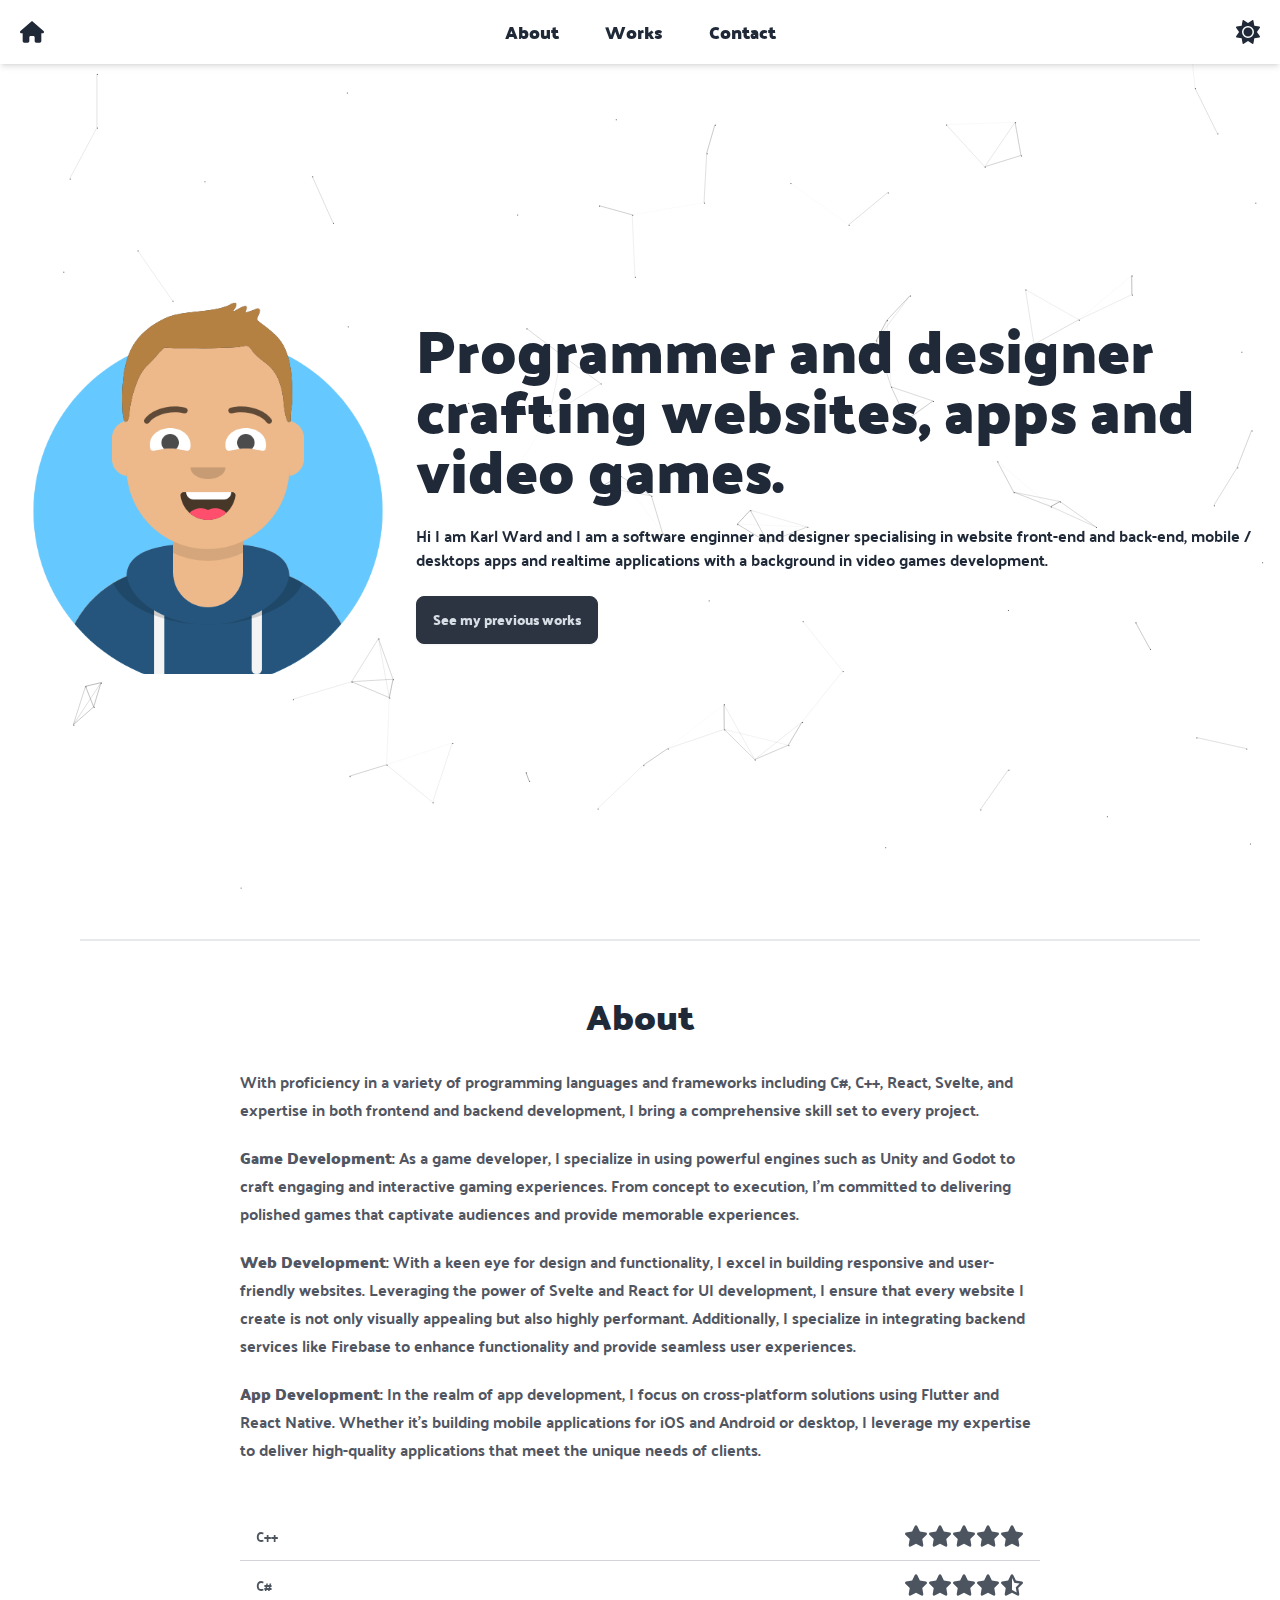
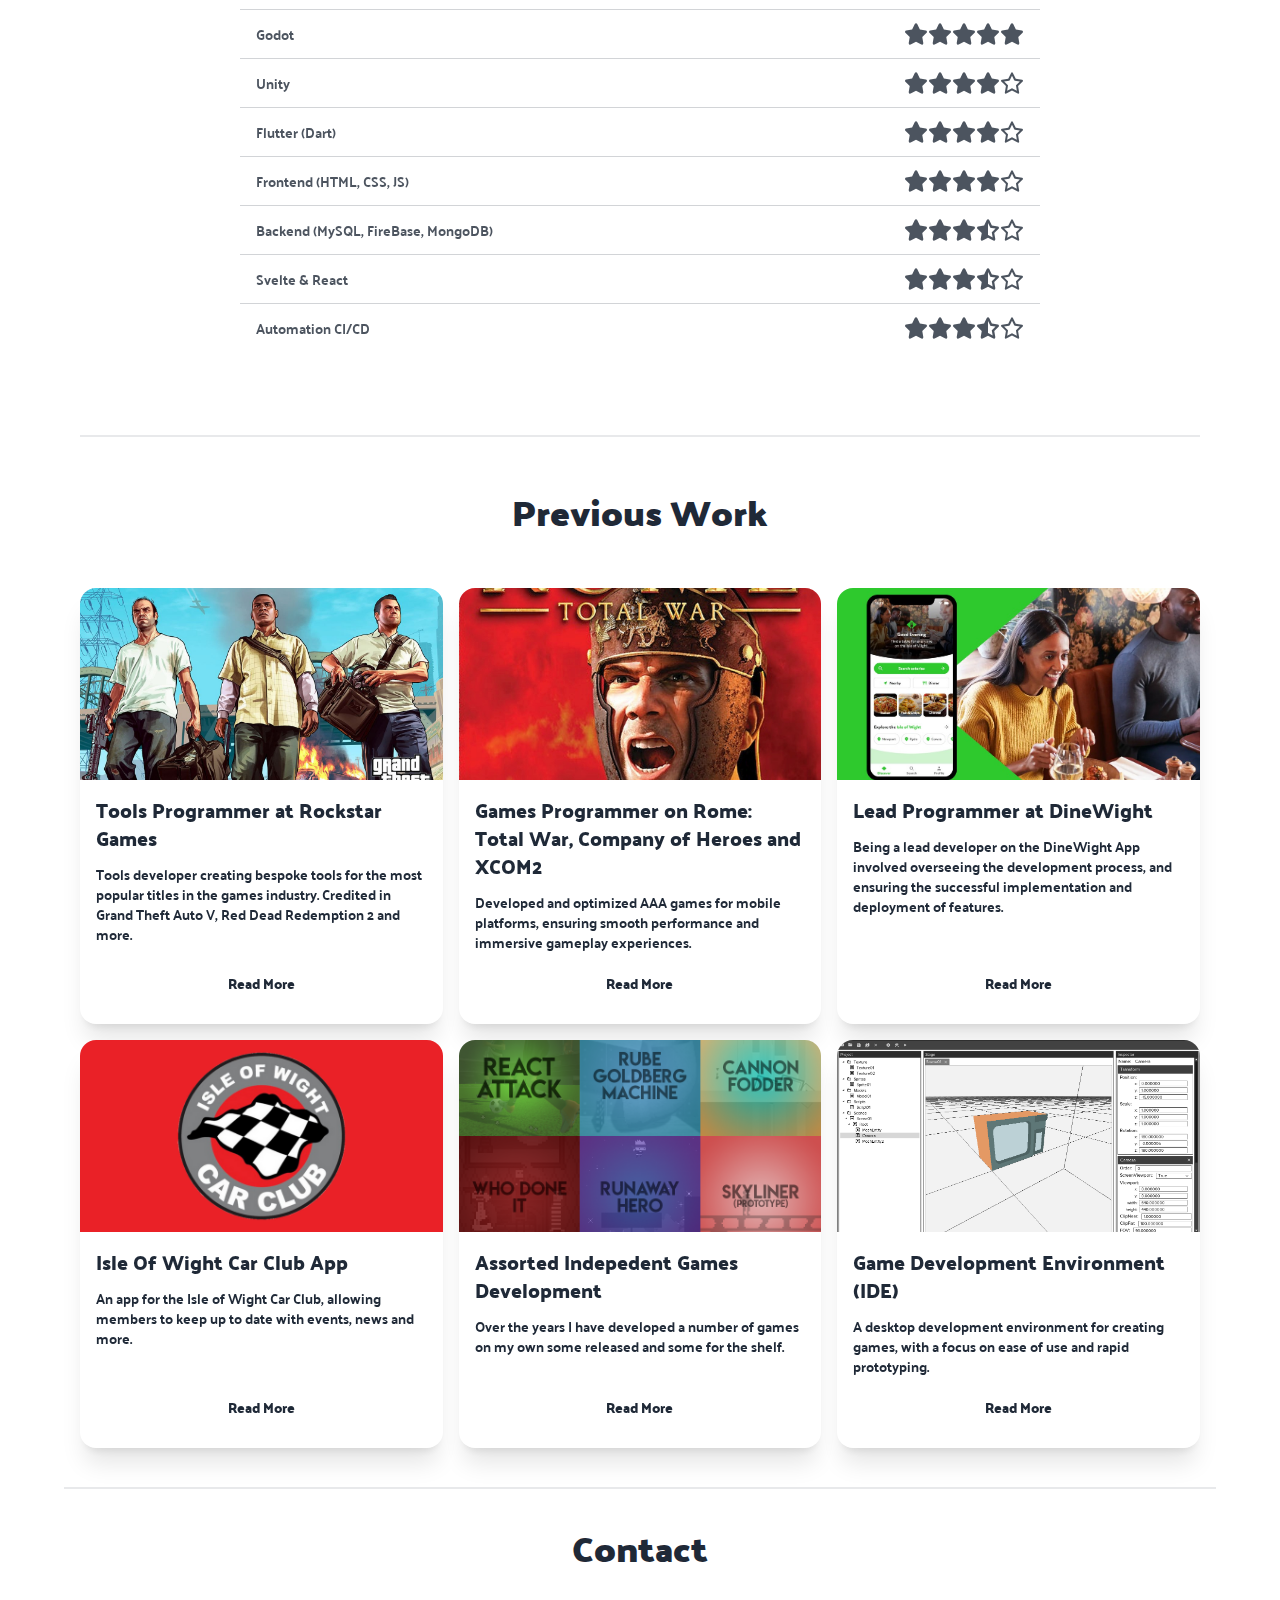
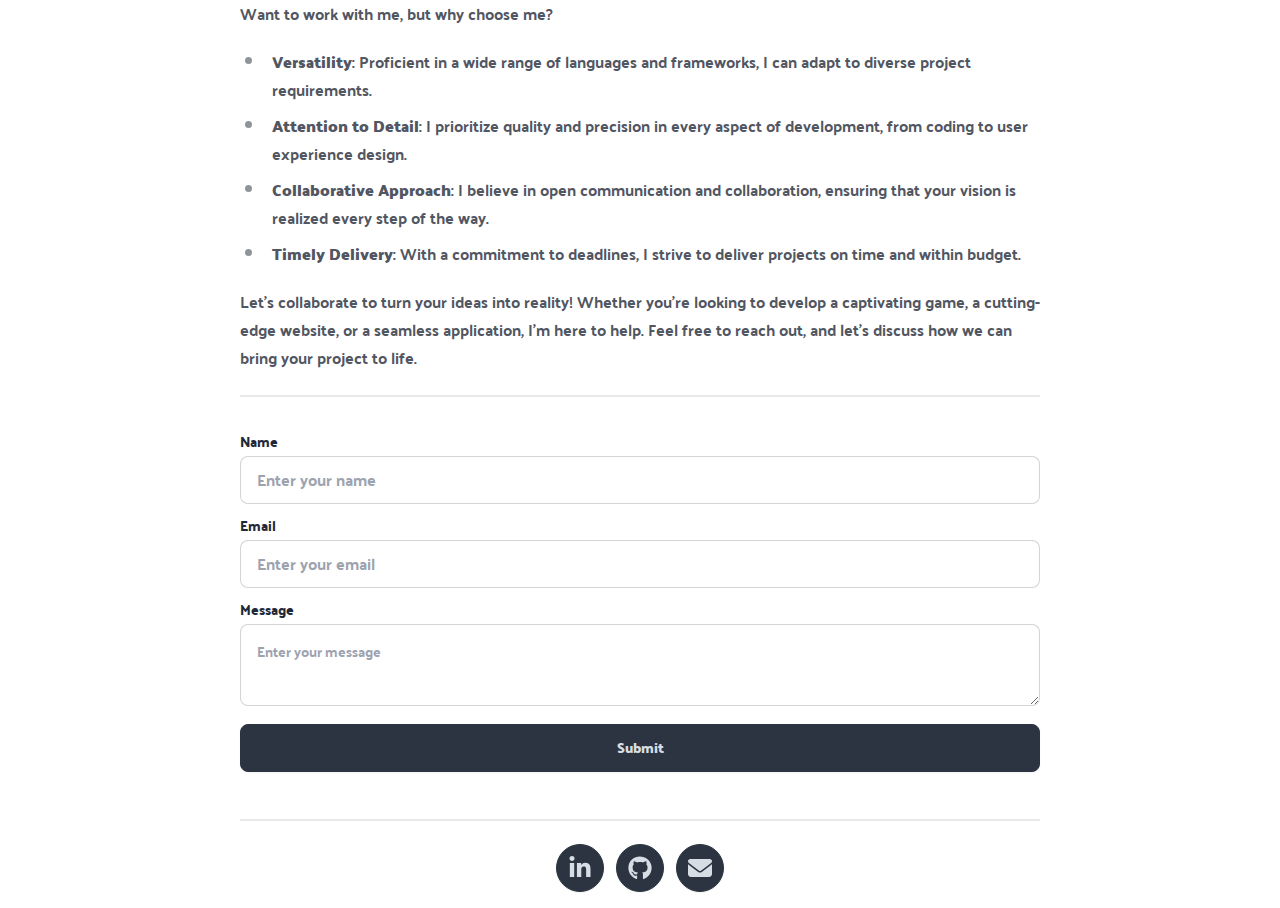
<file: index.html>
<!doctype html>
<html data-theme="light" lang="en">
	<head>
		<meta charset="utf-8" />
		<link rel="icon" href="/favicon.png" />
		<link rel="stylesheet" href="https://fonts.googleapis.com/css2?family=Material+Symbols+Rounded:opsz,wght,FILL,GRAD@24,400,1,0" />
		<link rel="preconnect" href="https://fonts.googleapis.com">
		<link rel="preconnect" href="https://fonts.gstatic.com" crossorigin>
		<link href="https://fonts.googleapis.com/css2?family=Abel&family=Nunito&family=Roboto&display=swap" rel="stylesheet">
		<meta name="viewport" content="width=device-width, initial-scale=1" />
		
		<link rel="modulepreload" href="/_app/immutable/entry/start.Awsn6RsO.js">
		<link rel="modulepreload" href="/_app/immutable/chunks/entry.QdW6dG-D.js">
		<link rel="modulepreload" href="/_app/immutable/chunks/scheduler.Js_ErXl6.js">
		<link rel="modulepreload" href="/_app/immutable/entry/app.1Idi3l_5.js">
		<link rel="modulepreload" href="/_app/immutable/chunks/index.BVZBGFwj.js">
	</head>
	<body data-sveltekit-preload-data="hover" class="min-w-80">
		<div style="display: contents">
			<script>
				{
					__sveltekit_jn0x79 = {
						base: ""
					};

					const element = document.currentScript.parentElement;

					Promise.all([
						import("/_app/immutable/entry/start.Awsn6RsO.js"),
						import("/_app/immutable/entry/app.1Idi3l_5.js")
					]).then(([kit, app]) => {
						kit.start(app, element);
					});
				}
			</script>
		</div>
	</body>
</html>
</file>
